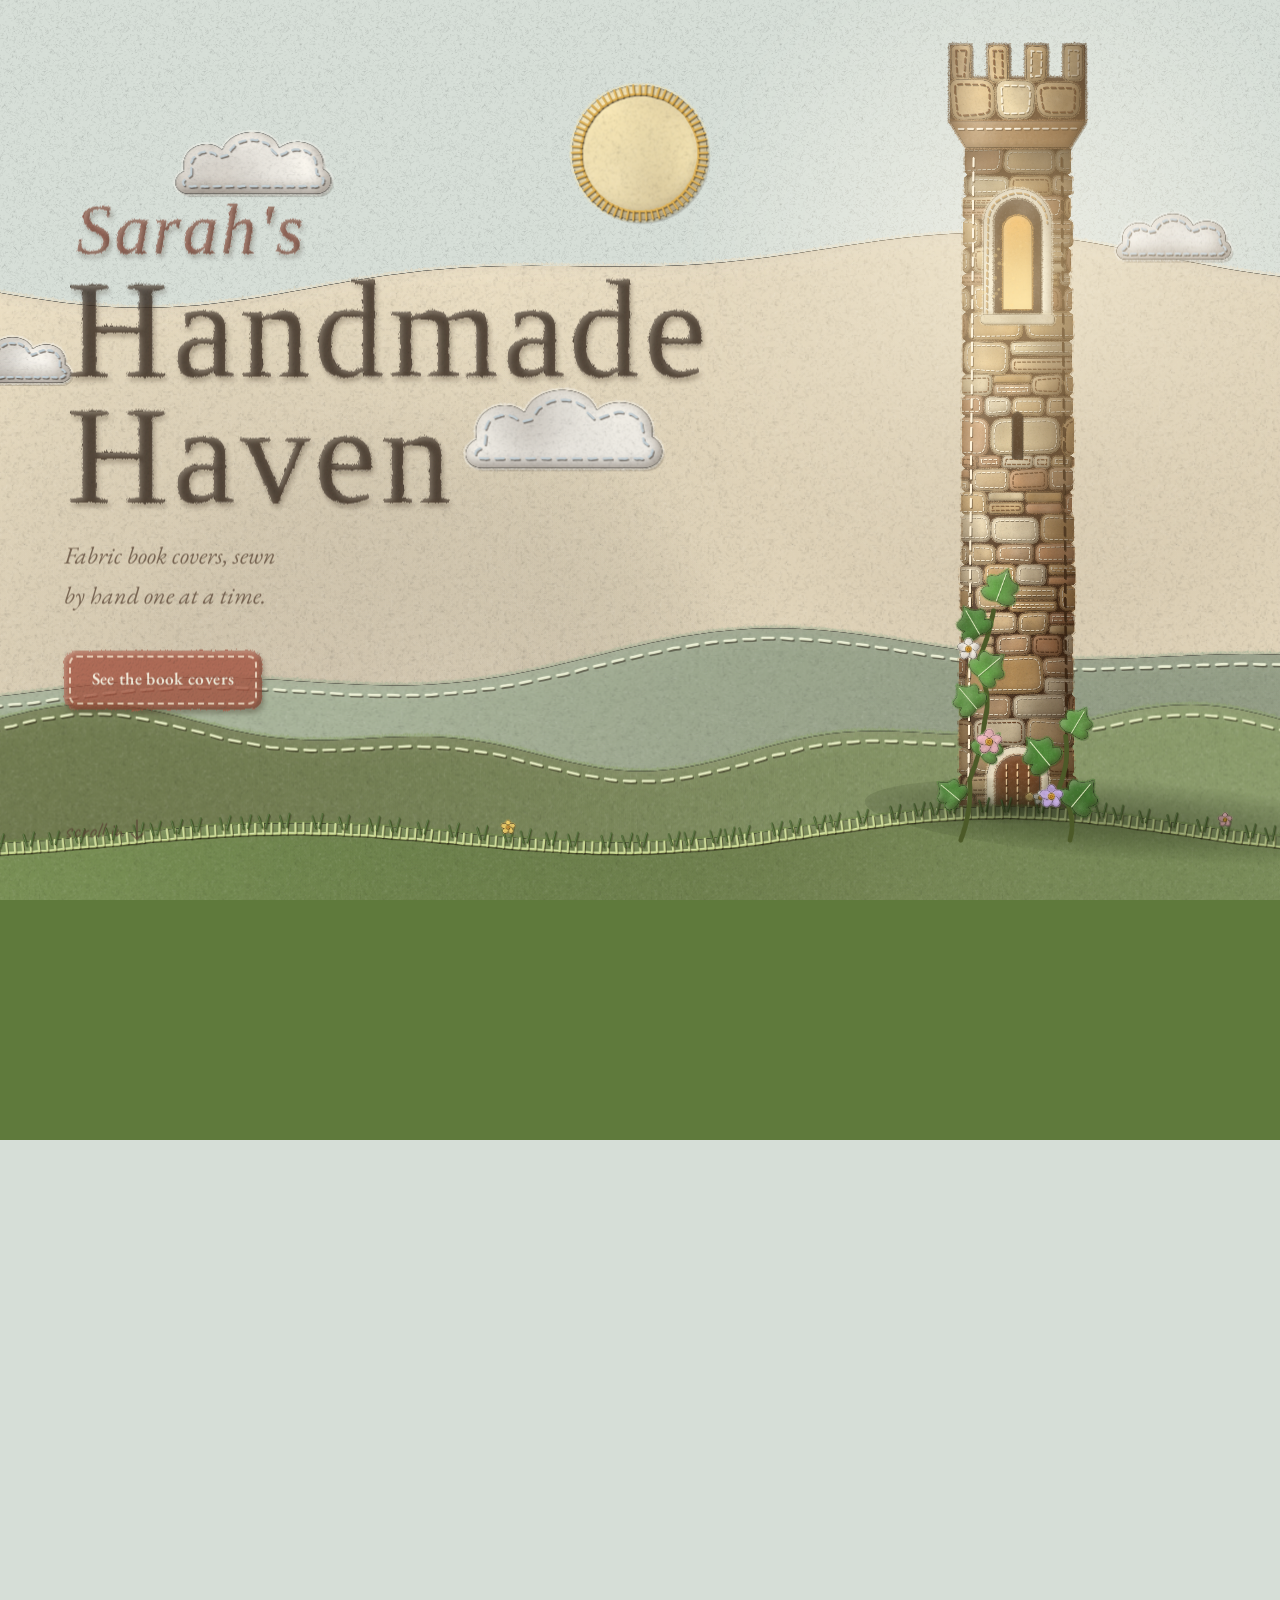
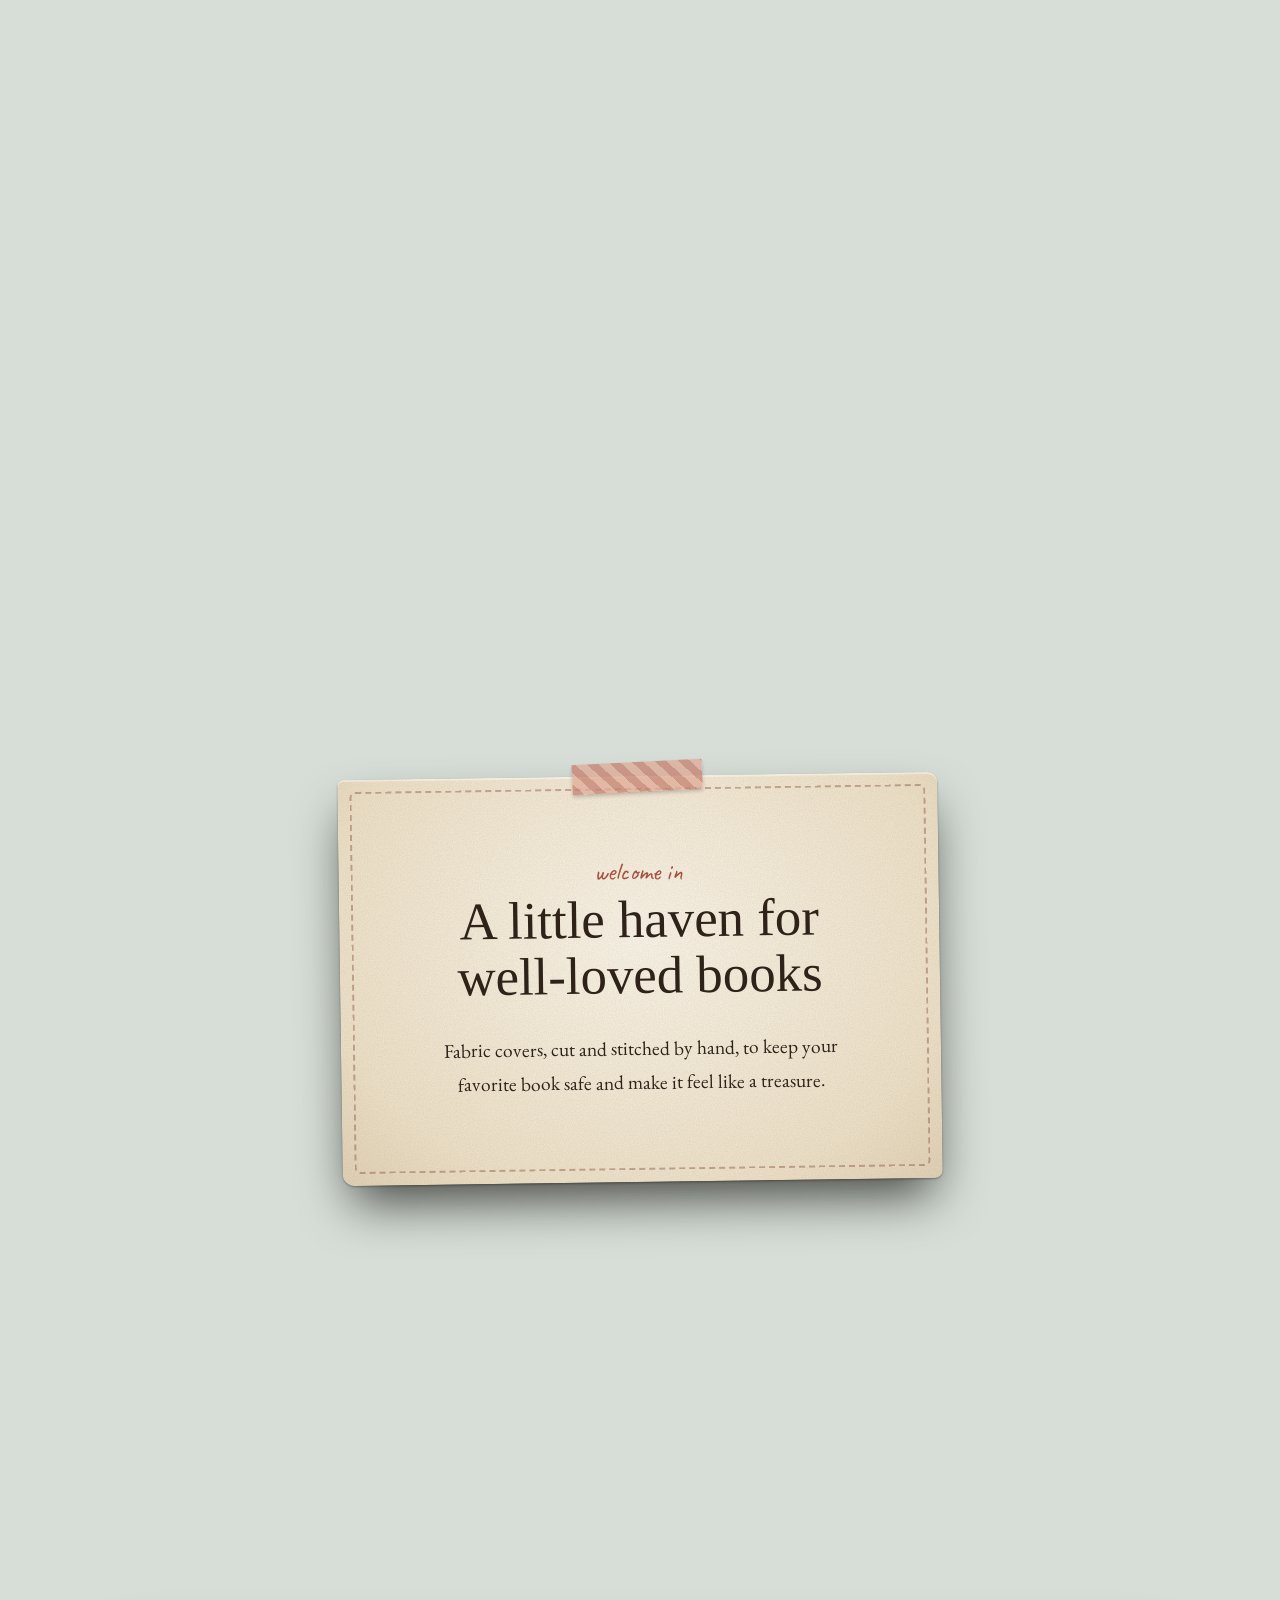
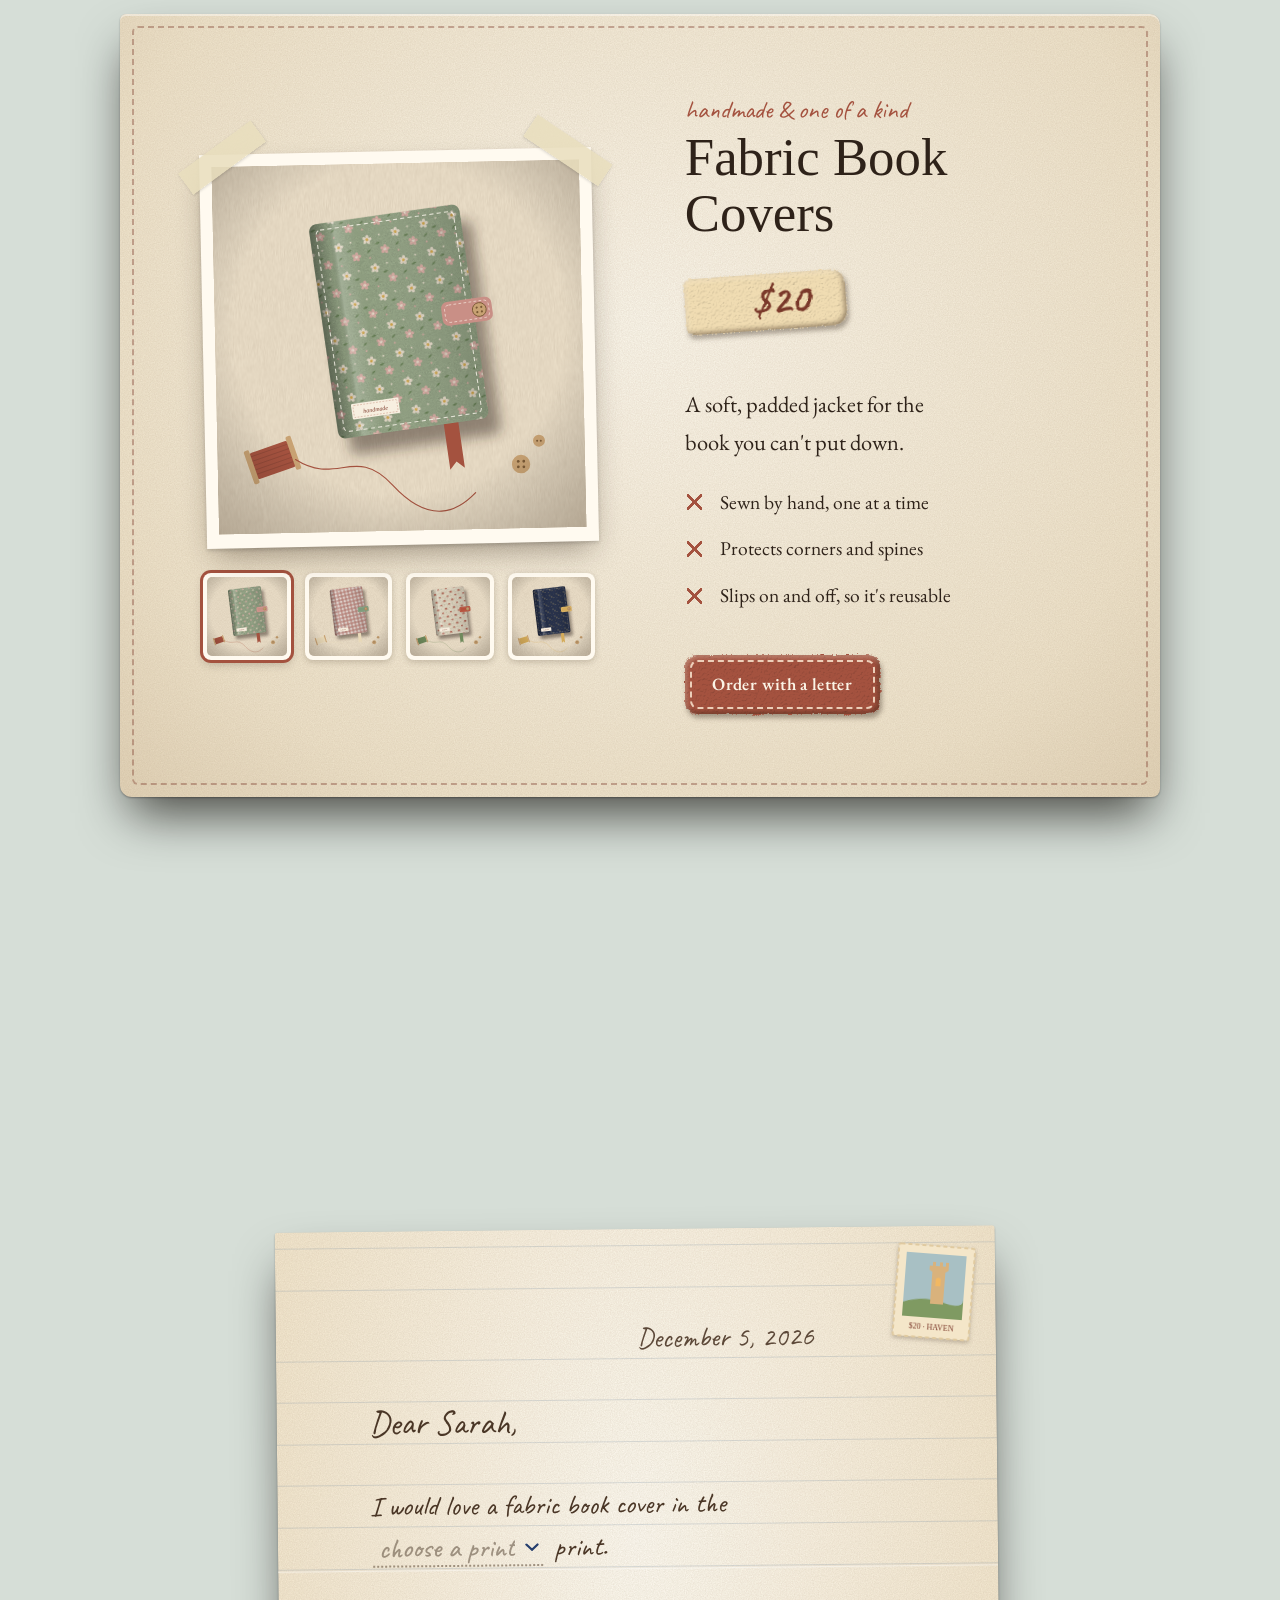
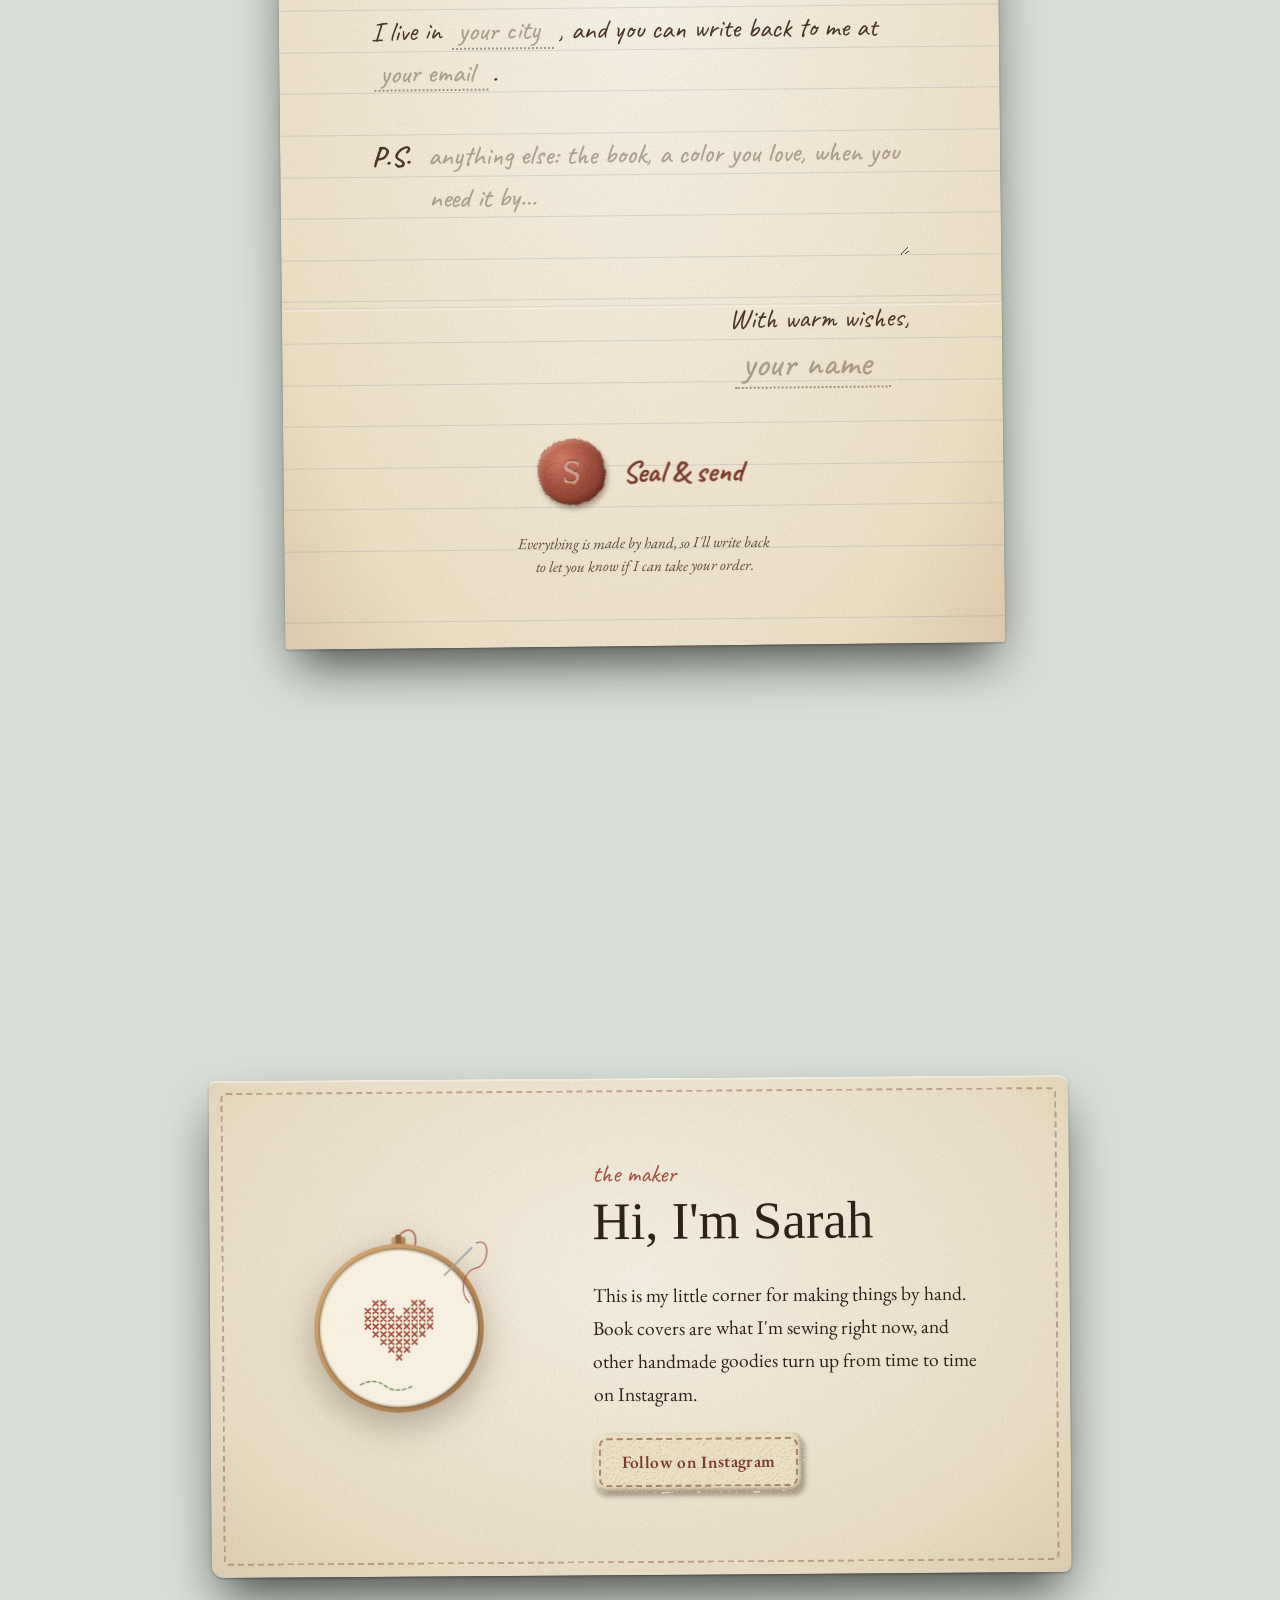
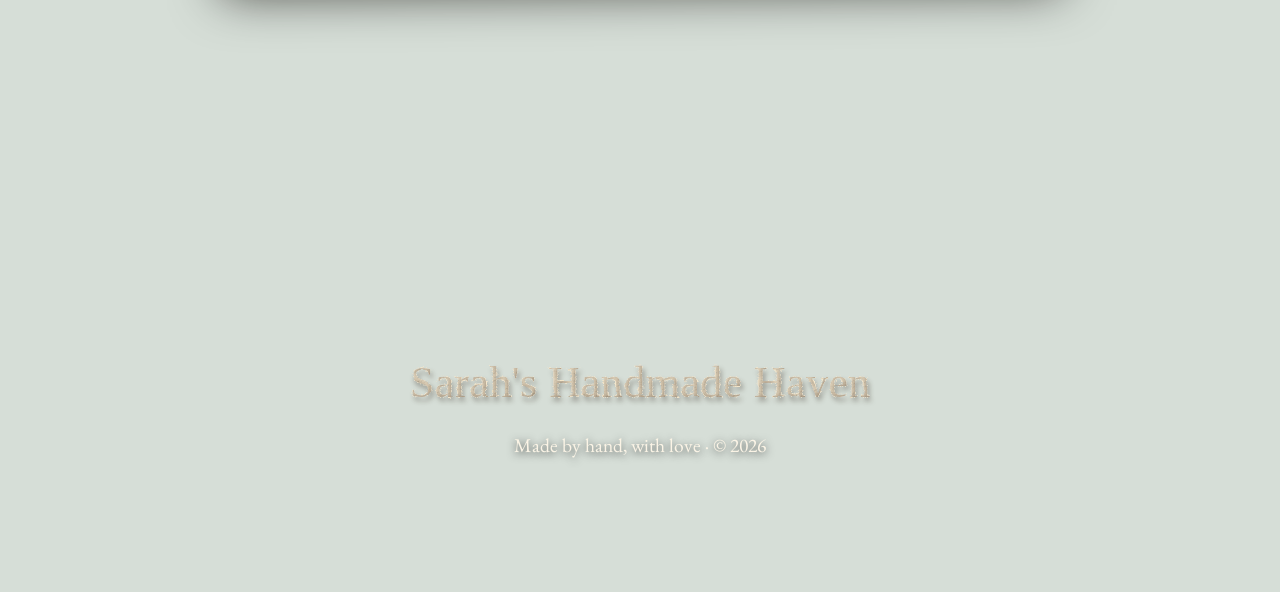
<file: index.html>
<!doctype html>
<html lang="en">
<head>
  <meta charset="utf-8">
  <meta name="viewport" content="width=device-width, initial-scale=1">
  <title>Sarah's Handmade Haven — Fabric Book Covers</title>
  <meta name="description" content="Handmade fabric book covers, sewn one at a time by Sarah. $20 each — order through Instagram.">
  <meta property="og:title" content="Sarah's Handmade Haven">
  <meta property="og:description" content="Handmade fabric book covers, sewn one at a time. $20 each.">
  <meta property="og:type" content="website">
  <meta name="theme-color" content="#bfd0cf">
  <link rel="icon" href="images/favicon.svg" type="image/svg+xml">
  <link rel="preconnect" href="https://fonts.googleapis.com">
  <link rel="preconnect" href="https://fonts.gstatic.com" crossorigin>
  <link href="https://fonts.googleapis.com/css2?family=Caveat:wght@500;700&family=EB+Garamond:ital,wght@0,400;0,500;0,600;1,400;1,500&family=IM+Fell+English:ital@0;1&display=swap" rel="stylesheet">
  <link rel="stylesheet" href="css/styles.css?v=20261015-213652">
  <script>
    document.documentElement.classList.add('js');
    // Always open at the top (the tower): no restored scroll position, and no
    // jumping to a #section left in the address by an earlier click.
    if ('scrollRestoration' in history) history.scrollRestoration = 'manual';
    if (location.hash) history.replaceState(null, '', location.pathname + location.search);
  </script>
</head>
<body>
  <!-- felt filters for the title lettering and the felt buttons (static, so drawn once) -->
  <svg width="0" height="0" style="position:absolute" aria-hidden="true" focusable="false">
    <defs>
      <filter id="felt-ui" x="-10%" y="-15%" width="125%" height="135%" color-interpolation-filters="sRGB">
        <feTurbulence type="fractalNoise" baseFrequency="0.09" numOctaves="2" seed="3" result="nEdge"/>
        <feDisplacementMap in="SourceGraphic" in2="nEdge" scale="3" xChannelSelector="R" yChannelSelector="G" result="cut"/>
        <feTurbulence type="fractalNoise" baseFrequency="1.8" numOctaves="1" seed="12" result="nFib"/>
        <feDisplacementMap in="cut" in2="nFib" scale="6" xChannelSelector="R" yChannelSelector="B" result="fib"/>
        <feComponentTransfer in="fib" result="fibSoft"><feFuncA type="linear" slope=".7"/></feComponentTransfer>
        <feTurbulence type="fractalNoise" baseFrequency="1.25" numOctaves="3" seed="8" result="nSurf"/>
        <feDiffuseLighting in="nSurf" surfaceScale="1.6" lighting-color="#fff" result="bump"><feDistantLight azimuth="235" elevation="55"/></feDiffuseLighting>
        <feComponentTransfer in="bump" result="bumpSoft"><feFuncR type="linear" slope=".45" intercept=".64"/><feFuncG type="linear" slope=".45" intercept=".64"/><feFuncB type="linear" slope=".45" intercept=".64"/></feComponentTransfer>
        <feBlend in="cut" in2="bumpSoft" mode="multiply" result="tex0"/>
        <feComposite in="tex0" in2="cut" operator="in" result="tex"/>
        <feGaussianBlur in="SourceAlpha" stdDeviation="2.5" result="ab"/>
        <feOffset in="ab" dx="-2" dy="-2.5" result="abDark"/>
        <feComposite in="SourceAlpha" in2="abDark" operator="out" result="rimD"/>
        <feFlood flood-color="#2a1708" flood-opacity=".45"/><feComposite in2="rimD" operator="in" result="rimDark"/>
        <feOffset in="ab" dx="2" dy="2.5" result="abLight"/>
        <feComposite in="SourceAlpha" in2="abLight" operator="out" result="rimL"/>
        <feFlood flood-color="#fff6e2" flood-opacity=".3"/><feComposite in2="rimL" operator="in" result="rimLight"/>
        <feMerge result="pf"><feMergeNode in="tex"/><feMergeNode in="rimDark"/><feMergeNode in="rimLight"/></feMerge>
        <feComposite in="pf" in2="cut" operator="in" result="puffed"/>
        <feGaussianBlur in="SourceAlpha" stdDeviation="2.5" result="sb"/>
        <feOffset in="sb" dx="2" dy="3.5" result="so"/>
        <feFlood flood-color="#1f1206" flood-opacity=".35"/><feComposite in2="so" operator="in" result="shadow"/>
        <feMerge><feMergeNode in="shadow"/><feMergeNode in="fibSoft"/><feMergeNode in="puffed"/></feMerge>
      </filter>
    </defs>
  </svg>
  <!-- The scene is pinned with position: sticky rather than fixed, so iOS
       Safari also paints it behind its floating toolbar. -->
  <div class="backdrop" aria-hidden="true">
    <div class="backdrop__pin">
      <canvas id="scene"></canvas>
      <canvas id="glint"></canvas>
      <canvas id="ivy"></canvas>
    </div>
  </div>

  <nav class="topnav" aria-label="Main">
    <a class="topnav__brand" href="#top">
      <img src="images/favicon.svg" alt="" width="22" height="22">
      <span>Sarah's Handmade Haven</span>
    </a>
    <ul class="topnav__links">
      <li><a href="#shop">Book Covers</a></li>
      <li><a href="#letter">Order</a></li>
      <li><a href="#about">About</a></li>
      <li><a class="topnav__ig" data-ig href="#">Instagram</a></li>
    </ul>
  </nav>

  <header class="hero" id="top">
    <div class="hero__stage">
      <h1 class="title" aria-label="Sarah's Handmade Haven">
        <span class="title__line title__line--small" data-split>Sarah's</span>
        <span class="title__line" data-split>Handmade</span>
        <span class="title__line" data-split>Haven</span>
      </h1>
      <p class="hero__tag">Fabric book covers, sewn by hand one at a time.</p>
      <a class="btn hero__cta" href="#shop">See the book covers</a>
      <div class="scroll-cue" aria-hidden="true">
        <span>scroll in</span>
        <svg viewBox="0 0 20 30" width="16" height="24"><path d="M10 2v24M3 19l7 7 7-7" fill="none" stroke="currentColor" stroke-width="2" stroke-linecap="round" stroke-linejoin="round"/></svg>
      </div>
    </div>
  </header>

  <main>
    <section class="section" id="welcome">
      <div class="card card--note">
        <p class="kicker">welcome in</p>
        <h2>A little haven for well-loved books</h2>
        <p>Fabric covers, cut and stitched by hand, to keep your favorite book safe and make it feel like a treasure.</p>
      </div>
    </section>

    <section class="section" id="shop">
      <article class="card product">
        <div class="product__gallery">
          <figure class="photo">
            <img id="product-main" src="images/cover-floral.svg" width="800" height="800"
                 alt="Fabric book cover in a sage floral print with a button strap">
          </figure>
          <div class="thumbs">
            <button class="thumb" type="button" aria-pressed="true" aria-label="Sage floral print" data-print="sage floral">
              <img src="images/cover-floral.svg" alt="Fabric book cover in a sage floral print with a button strap" width="800" height="800">
            </button>
            <button class="thumb" type="button" aria-pressed="false" aria-label="Rose gingham print" data-print="rose gingham">
              <img src="images/cover-gingham.svg" alt="Fabric book cover in a dusty rose gingham" width="800" height="800">
            </button>
            <button class="thumb" type="button" aria-pressed="false" aria-label="Mushroom print" data-print="mushroom">
              <img src="images/cover-mushroom.svg" alt="Fabric book cover with little red mushrooms on cream" width="800" height="800">
            </button>
            <button class="thumb" type="button" aria-pressed="false" aria-label="Moon and stars print" data-print="moon &amp; stars">
              <img src="images/cover-stars.svg" alt="Fabric book cover in navy with gold moons and stars" width="800" height="800">
            </button>
          </div>
        </div>

        <div class="product__info">
          <p class="kicker">handmade &amp; one of a kind</p>
          <h2>Fabric Book Covers</h2>
          <div class="price-tag" aria-label="Price: 20 dollars"><span>$20</span></div>
          <p class="lede">A soft, padded jacket for the book you can't put down.</p>
          <ul class="stitch-list">
            <li>Sewn by hand, one at a time</li>
            <li>Protects corners and spines</li>
            <li>Slips on and off, so it's reusable</li>
          </ul>
          <a class="btn" href="#letter">Order with a letter</a>
        </div>
      </article>
    </section>

    <section class="section" id="letter">
      <div class="letter-wrap">
        <form class="letter" id="order-letter" novalidate aria-labelledby="letter-heading">
          <h2 class="visually-hidden" id="letter-heading">Order letter</h2>
          <div class="letter__stamp" aria-hidden="true">
            <svg viewBox="0 0 80 96" width="80" height="96">
              <rect x="2" y="2" width="76" height="92" rx="2" fill="#f4e6c9" stroke="#e0caa0" stroke-width="2" stroke-dasharray="4 3"/>
              <rect x="10" y="10" width="60" height="64" fill="#a8c0c4"/>
              <path d="M10 60 Q30 52 50 58 T70 54 V74 H10Z" fill="#7f9a62"/>
              <path d="M34 22h3v-4h3v4h4v-4h3v4h3v-4h3v8l-3 2v32H37V28l-3-2z" fill="#d9b27c"/>
              <path d="M41 36a2.5 2.5 0 0 1 5 0v6h-5z" fill="#f2b862"/>
              <text x="40" y="86" text-anchor="middle" font-family="Georgia, serif" font-size="8" fill="#7c3a2b">$20 · HAVEN</text>
            </svg>
          </div>
          <p class="letter__date" data-letter-date></p>

          <p class="letter__greeting">Dear Sarah,</p>

          <p class="letter__line">
            I would love a fabric book cover in the
            <label class="visually-hidden" for="l-print">Which print</label>
            <select class="blank blank--select" id="l-print" name="print" required>
              <option value="" selected disabled>choose a print</option>
            </select>
            print.
          </p>

          <p class="letter__line">
            I live in
            <label class="visually-hidden" for="l-city">Your city</label>
            <input class="blank" id="l-city" name="city" type="text" autocomplete="address-level2" placeholder="your city" required>,
            and you can write back to me at
            <label class="visually-hidden" for="l-email">Your email</label>
            <input class="blank" id="l-email" name="email" type="email" inputmode="email" autocomplete="email" placeholder="your email" required>.
          </p>

          <div class="letter__ps">
            <label for="l-note">P.S.</label>
            <textarea class="blank blank--area" id="l-note" name="note" rows="2" placeholder="anything else: the book, a color you love, when you need it by…"></textarea>
          </div>

          <div class="letter__signoff">
            <p>With warm wishes,</p>
            <label class="visually-hidden" for="l-name">Your name</label>
            <input class="blank blank--sign" id="l-name" name="name" type="text" autocomplete="name" placeholder="your name" required>
          </div>

          <div class="letter__send">
            <button class="seal" type="submit">
              <span class="seal__wax" aria-hidden="true">S</span>
              <span class="seal__label">Seal &amp; send</span>
            </button>
          </div>
          <p class="letter__error" role="alert" hidden></p>
          <p class="letter__small">Everything is made by hand, so I'll write back to let you know if I can take your order.</p>
        </form>

        <div class="letter-sent card" id="letter-sent" hidden tabindex="-1">
          <p class="kicker">off it flies</p>
          <h2>Your letter is sealed!</h2>
          <p class="letter-sent__msg" data-sent-msg></p>
          <a class="btn" data-sent-go href="#" target="_blank" rel="noopener"></a>
          <details class="letter-sent__copy">
            <summary>See or copy your letter</summary>
            <textarea readonly rows="10" data-sent-text></textarea>
            <button class="btn btn--ghost" type="button" data-sent-copy>Copy letter</button>
          </details>
          <p><button class="link-btn" type="button" data-sent-again>Write another letter</button></p>
        </div>
      </div>
    </section>

    <section class="section" id="about">
      <div class="card about">
        <img class="about__img" src="images/about-hoop.svg" alt="An embroidery hoop with a cross-stitched heart" width="600" height="600" loading="lazy">
        <div>
          <p class="kicker">the maker</p>
          <h2>Hi, I'm Sarah</h2>
          <p>This is my little corner for making things by hand. Book covers are what I'm sewing right now, and other handmade goodies turn up from time to time on Instagram.</p>
          <a class="btn btn--ghost" data-ig href="#">Follow on Instagram</a>
        </div>
      </div>
    </section>
  </main>

  <footer class="footer">
    <p class="footer__mark">Sarah's Handmade Haven</p>
    <p>Made by hand, with love · © <span data-year>2026</span></p>
  </footer>

  <script src="js/config.js?v=20261015-213652" defer></script>
  <script src="js/felt.js?v=20261015-213652" defer></script>
  <script src="js/stone.js?v=20261015-213652" defer></script>
  <script src="js/scene.js?v=20261015-213652" defer></script>
  <script src="js/ivy.js?v=20261015-213652" defer></script>
  <script src="js/main.js?v=20261015-213652" defer></script>
  <script src="js/post.js?v=20261015-213652" defer></script>
  <script src="js/letter.js?v=20261015-213652" defer></script>
</body>
</html>
</file>
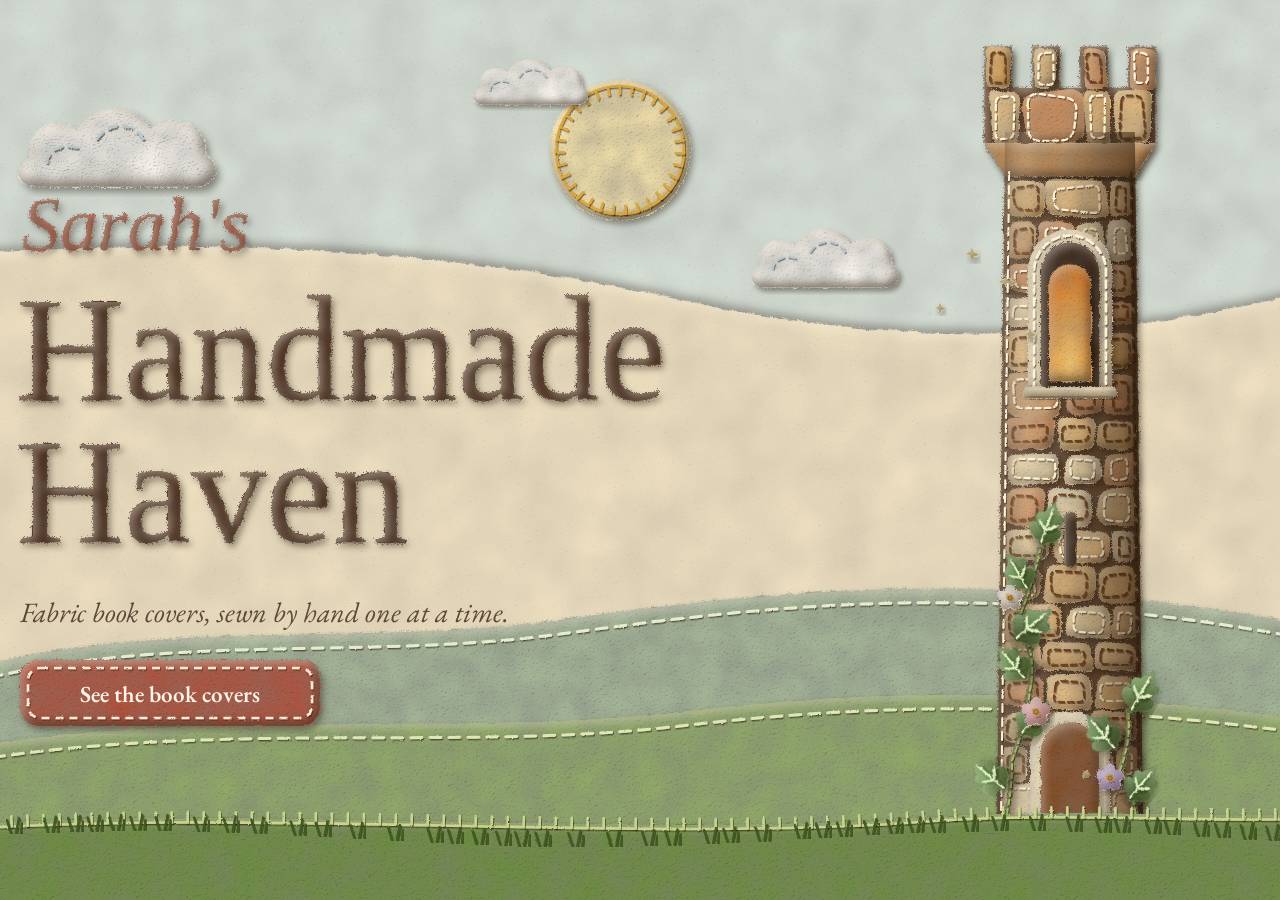
<file: mockups/felt-tower.html>
<!doctype html>
<html lang="en">
<head>
<meta charset="utf-8">
<meta name="viewport" content="width=device-width, initial-scale=1">
<title>Felt Tower Mockup</title>
<link rel="preconnect" href="https://fonts.googleapis.com">
<link href="https://fonts.googleapis.com/css2?family=EB+Garamond:ital@1&family=IM+Fell+English:ital@0;1&display=swap" rel="stylesheet">
<style>
  html, body { margin: 0; height: 100%; background: #cdd6cf; overflow: hidden; }
  svg { display: block; width: 100vw; height: 100vh; }
</style>
</head>
<body>
<svg id="s" viewBox="0 0 1440 900" preserveAspectRatio="xMidYMid slice" aria-label="Felt tower mockup"></svg>
<script>
/* Felt-and-stitch style mockup of the hero. Static: the real version keeps
   every shape and animation, only the way things are painted changes. */
const NS = 'http://www.w3.org/2000/svg';
const svg = document.getElementById('s');
function el(n, a, p) { const e = document.createElementNS(NS, n); for (const k in a) e.setAttribute(k, a[k]); (p || svg).appendChild(e); return e; }
let seed = 11;
const rnd = () => { seed = (seed * 16807) % 2147483647; return (seed - 1) / 2147483646; };

svg.innerHTML = `
<defs>
  <!-- felt: heathered colour, coarse matted fibres, stray fibres past every edge, a puffed stuffed edge, a soft shadow -->
  <filter id="felt" x="-8%" y="-8%" width="116%" height="120%" color-interpolation-filters="sRGB">
    <!-- heathered: slow colour variation across the piece -->
    <feTurbulence type="fractalNoise" baseFrequency="0.035" numOctaves="2" seed="9" result="heath"/>
    <feColorMatrix in="heath" type="matrix" values="0 0 0 0 .5  0 0 0 0 .5  0 0 0 0 .5  .9 0 0 0 0" result="heathA"/>
    <feComposite in="heathA" in2="SourceGraphic" operator="in" result="heathIn"/>
    <feBlend in="SourceGraphic" in2="heathIn" mode="soft-light" result="col"/>
    <!-- uneven cut edge -->
    <feTurbulence type="fractalNoise" baseFrequency="0.09" numOctaves="2" seed="3" result="nEdge"/>
    <feDisplacementMap in="col" in2="nEdge" scale="3.5" xChannelSelector="R" yChannelSelector="G" result="cut"/>
    <!-- stray fibres: a fine, strongly displaced copy at the edge -->
    <feTurbulence type="fractalNoise" baseFrequency="1.8" numOctaves="1" seed="12" result="nFib"/>
    <feDisplacementMap in="cut" in2="nFib" scale="9" xChannelSelector="R" yChannelSelector="B" result="fib"/>
    <feComponentTransfer in="fib" result="fibSoft"><feFuncA type="linear" slope=".75"/></feComponentTransfer>
    <!-- matted fibre surface, coarse enough to read at a distance -->
    <feTurbulence type="fractalNoise" baseFrequency="1.25" numOctaves="3" seed="8" result="nSurf"/>
    <feDiffuseLighting in="nSurf" surfaceScale="1.7" lighting-color="#fff" result="bump"><feDistantLight azimuth="235" elevation="55"/></feDiffuseLighting>
    <feComponentTransfer in="bump" result="bumpSoft"><feFuncR type="linear" slope=".5" intercept=".62"/><feFuncG type="linear" slope=".5" intercept=".62"/><feFuncB type="linear" slope=".5" intercept=".62"/></feComponentTransfer>
    <feBlend in="cut" in2="bumpSoft" mode="multiply" result="tex00"/>
    <feColorMatrix in="tex00" type="saturate" values="1.18" result="tex0"/>
    <feComposite in="tex0" in2="cut" operator="in" result="tex"/>
    <!-- puff: dark rim low-right, light rim high-left -->
    <feGaussianBlur in="SourceAlpha" stdDeviation="4.5" result="ab"/>
    <feOffset in="ab" dx="-3" dy="-4" result="abDark"/>
    <feComposite in="SourceAlpha" in2="abDark" operator="out" result="rimD"/>
    <feFlood flood-color="#2a1708" flood-opacity=".55"/><feComposite in2="rimD" operator="in" result="rimDark"/>
    <feOffset in="ab" dx="3" dy="4" result="abLight"/>
    <feComposite in="SourceAlpha" in2="abLight" operator="out" result="rimL"/>
    <feFlood flood-color="#fff6e2" flood-opacity=".38"/><feComposite in2="rimL" operator="in" result="rimLight"/>
    <feMerge result="pf"><feMergeNode in="tex"/><feMergeNode in="rimDark"/><feMergeNode in="rimLight"/></feMerge>
    <feComposite in="pf" in2="cut" operator="in" result="puffed"/>
    <!-- shadow on the piece below -->
    <feGaussianBlur in="SourceAlpha" stdDeviation="3" result="sb"/>
    <feOffset in="sb" dx="3" dy="4" result="so"/>
    <feFlood flood-color="#1f1206" flood-opacity=".42"/><feComposite in2="so" operator="in" result="shadow"/>
    <feMerge><feMergeNode in="shadow"/><feMergeNode in="fibSoft"/><feMergeNode in="puffed"/></feMerge>
  </filter>
  <!-- big background sheets: same felt, gentler puff -->
  <filter id="feltFlat" x="-3%" y="-3%" width="106%" height="106%" color-interpolation-filters="sRGB">
    <feTurbulence type="fractalNoise" baseFrequency="0.02" numOctaves="2" seed="4" result="heath"/>
    <feColorMatrix in="heath" type="matrix" values="0 0 0 0 .5  0 0 0 0 .5  0 0 0 0 .5  .45 0 0 0 0" result="heathA"/>
    <feComposite in="heathA" in2="SourceGraphic" operator="in" result="heathIn"/>
    <feBlend in="SourceGraphic" in2="heathIn" mode="soft-light" result="col"/>
    <feTurbulence type="fractalNoise" baseFrequency="0.08" numOctaves="2" seed="5" result="nEdge"/>
    <feDisplacementMap in="col" in2="nEdge" scale="6" xChannelSelector="R" yChannelSelector="G" result="cut"/>
    <feTurbulence type="fractalNoise" baseFrequency="1.8" numOctaves="1" seed="6" result="nFib"/>
    <feDisplacementMap in="cut" in2="nFib" scale="9" xChannelSelector="R" yChannelSelector="B" result="fib"/>
    <feComponentTransfer in="fib" result="fibSoft"><feFuncA type="linear" slope=".7"/></feComponentTransfer>
    <feTurbulence type="fractalNoise" baseFrequency="1.25" numOctaves="3" seed="2" result="nSurf"/>
    <feDiffuseLighting in="nSurf" surfaceScale="1.3" lighting-color="#fff" result="bump"><feDistantLight azimuth="235" elevation="58"/></feDiffuseLighting>
    <feComponentTransfer in="bump" result="bumpSoft"><feFuncR type="linear" slope=".38" intercept=".72"/><feFuncG type="linear" slope=".38" intercept=".72"/><feFuncB type="linear" slope=".38" intercept=".72"/></feComponentTransfer>
    <feBlend in="cut" in2="bumpSoft" mode="multiply" result="tex00"/>
    <feColorMatrix in="tex00" type="saturate" values="1.18" result="tex0"/>
    <feComposite in="tex0" in2="cut" operator="in" result="tex"/>
    <feGaussianBlur in="SourceAlpha" stdDeviation="5" result="ab"/>
    <feOffset in="ab" dx="0" dy="6" result="abL"/>
    <feComposite in="SourceAlpha" in2="abL" operator="out" result="rimL"/>
    <feFlood flood-color="#fff6e2" flood-opacity=".3"/><feComposite in2="rimL" operator="in" result="rimLight"/>
    <feMerge result="pf"><feMergeNode in="tex"/><feMergeNode in="rimLight"/></feMerge>
    <feComposite in="pf" in2="cut" operator="in" result="puffed"/>
    <feGaussianBlur in="SourceAlpha" stdDeviation="4" result="sb"/>
    <feOffset in="sb" dx="0" dy="-5" result="so"/>
    <feFlood flood-color="#1f1206" flood-opacity=".32"/><feComposite in2="so" operator="in" result="shadow"/>
    <feMerge><feMergeNode in="shadow"/><feMergeNode in="fibSoft"/><feMergeNode in="puffed"/></feMerge>
  </filter>
  <!-- thread: hand wobble, a tiny highlight and a shadow where it dips into the felt -->
  <filter id="thread" x="-5%" y="-5%" width="110%" height="110%">
    <feTurbulence type="fractalNoise" baseFrequency="0.6" numOctaves="1" seed="4" result="n"/>
    <feDisplacementMap in="SourceGraphic" in2="n" scale="2.4" xChannelSelector="R" yChannelSelector="G" result="d"/>
    <feGaussianBlur in="d" stdDeviation=".35" result="db"/>
    <feDropShadow in="db" dx=".9" dy="1.4" stdDeviation=".6" flood-color="#1a0f05" flood-opacity=".55"/>
  </filter>
  <linearGradient id="towerShade" x1="0" x2="1">
    <stop offset="0" stop-color="#2a1708" stop-opacity=".45"/><stop offset=".22" stop-color="#fff2d8" stop-opacity=".12"/>
    <stop offset=".45" stop-color="#2a1708" stop-opacity="0"/><stop offset="1" stop-color="#2a1708" stop-opacity=".6"/>
  </linearGradient>
  <radialGradient id="glow" cx=".5" cy=".85" r=".8"><stop offset="0" stop-color="#ffd27a"/><stop offset="1" stop-color="#d0782f"/></radialGradient>
</defs>`;

const thread = (d, color, w = 3.2, dash = '10 7', parent) =>
  el('path', { d, fill: 'none', stroke: color, 'stroke-width': w, 'stroke-dasharray': dash, 'stroke-linecap': 'round', filter: 'url(#thread)' }, parent);

// blanket stitch along a path: a running line plus little ticks into the piece
function blanket(pathD, color, every = 14, len = 9, inward = 1, parent) {
  const p = el('path', { d: pathD, fill: 'none' }, parent);
  const L = p.getTotalLength(); p.remove();
  let d = '';
  for (let s = 0; s < L; s += every) {
    const a = p.getPointAtLength(Math.min(L, s)), b = p.getPointAtLength(Math.min(L, s + 1));
    const tx = b.x - a.x, ty = b.y - a.y, m = Math.hypot(tx, ty) || 1;
    const nx = -ty / m * inward, ny = tx / m * inward;
    d += `M${a.x.toFixed(1)} ${a.y.toFixed(1)} l${(nx * len).toFixed(1)} ${(ny * len).toFixed(1)} `;
  }
  thread(pathD, color, 2.6, '0', parent);
  thread(d, color, 2.6, '0', parent);
}
// a wonky hand-cut shape for a felt stone
function cutRect(x, y, w, h) {
  const j = () => (rnd() - 0.5) * Math.min(w, h) * 0.22;
  const p = [[x + j(), y + j()], [x + w + j(), y + j()], [x + w + j(), y + h + j()], [x + j(), y + h + j()]];
  const r = Math.min(w, h) * 0.3;
  let d = '';
  for (let i = 0; i < 4; i++) {
    const c = p[i], nx = p[(i + 1) % 4], pv = p[(i + 3) % 4];
    const a = [c[0] + (pv[0] - c[0]) * r / Math.hypot(pv[0] - c[0], pv[1] - c[1]), c[1] + (pv[1] - c[1]) * r / Math.hypot(pv[0] - c[0], pv[1] - c[1])];
    const b = [c[0] + (nx[0] - c[0]) * r / Math.hypot(nx[0] - c[0], nx[1] - c[1]), c[1] + (nx[1] - c[1]) * r / Math.hypot(nx[0] - c[0], nx[1] - c[1])];
    d += `${i ? 'L' : 'M'}${a[0].toFixed(1)} ${a[1].toFixed(1)} Q${c[0].toFixed(1)} ${c[1].toFixed(1)} ${b[0].toFixed(1)} ${b[1].toFixed(1)} `;
  }
  return d + 'Z';
}
/* sky, sun, clouds */
el('rect', { x: -20, y: -20, width: 1480, height: 940, fill: '#d9e1d8', filter: 'url(#feltFlat)' });
const skyBand = el('g', { filter: 'url(#feltFlat)' });
el('path', { d: 'M-20 260 Q400 220 760 300 T1460 270 V940 H-20Z', fill: '#efe2c6' }, skyBand);
el('circle', { cx: 700, cy: 150, r: 70, fill: '#f8e7b5', filter: 'url(#felt)' });
blanket('M700 86 a64 64 0 1 1 -0.1 0', '#d8a743', 13, 8, 1);
function cloud(x, y, s) {
  const g = el('g', { transform: `translate(${x} ${y}) scale(${s})` });
  const d = 'M0 40 C-6 14 26 4 40 18 C48 -6 92 -8 100 16 C116 2 150 10 146 38 C160 44 156 64 138 64 H6 C-12 64 -14 46 0 40Z';
  el('path', { d, fill: '#fbf8f1', filter: 'url(#felt)' }, g);
  thread('M14 44 C14 30 34 26 44 34 M56 24 C66 8 90 10 96 28', '#b9c6cc', 2.4, '7 6', g);
}
cloud(110, 110, 1.2); cloud(840, 230, 0.9); cloud(560, 60, 0.7);

/* hills */
const hills = [
  ['M-20 690 C200 610 420 650 640 620 S1100 560 1460 640 V940 H-20Z', '#a9b89c', '#8a9c7c'],
  ['M-20 760 C260 700 520 740 760 712 S1200 690 1460 730 V940 H-20Z', '#93a96f', '#7b915a'],
];
for (const [d, c, st] of hills) { el('path', { d, fill: c, filter: 'url(#felt)' }); }
thread('M-20 704 C200 624 420 664 640 634 S1100 574 1460 654', '#e8eccf', 3, '11 8');
thread('M-20 774 C260 714 520 754 760 726 S1200 704 1460 744', '#dfe6b8', 3, '11 8');

/* the tower: a dark felt backing with felt stones stitched on */
const cx = 1150, tw = 138, tTop = 132, base = 830;
const hw = (y) => tw * (0.47 + 0.06 * (y - tTop) / (base - tTop));
const tower = el('g');
const bodyD = `M${cx - hw(tTop)} ${tTop} L${cx + hw(tTop)} ${tTop} L${cx + hw(base)} ${base} L${cx - hw(base)} ${base}Z`;
const pw = tw * 0.62, pTop = tTop - tw * 0.32, mh = tw * 0.3;
const n = 4, a = (2 * pw) / (n + (n - 1) * 0.75), gap = a * 0.75;
let parD = `M${cx - hw(tTop)} ${tTop + tw * 0.32} L${cx - pw} ${tTop + tw * 0.08} L${cx - pw} ${pTop - mh}`;
let x = cx - pw;
for (let i = 0; i < n; i++) { x += a; parD += ` L${x} ${pTop - mh}`; if (i < n - 1) { parD += ` L${x} ${pTop} L${x + gap} ${pTop} L${x + gap} ${pTop - mh}`; x += gap; } }
parD += ` L${cx + pw} ${tTop + tw * 0.08} L${cx + hw(tTop)} ${tTop + tw * 0.32}Z`;
el('path', { d: bodyD, fill: '#5d4129', filter: 'url(#felt)' }, tower);
el('path', { d: parD, fill: '#5d4129', filter: 'url(#felt)' }, tower);

const stoneCols = ['#e3bf87', '#d9ab6c', '#ecd3a2', '#d39a6a', '#c98f62', '#e8c48f', '#dcb57b', '#f0dcb4', '#cfa476'];
const stones = el('g', { filter: 'url(#felt)' }, tower);
const stitches = el('g', null, tower);
function stoneRow(y0, y1, xl, xr, inset = 5) {
  let xx = xl + 2;
  while (xx < xr - 8) {
    let w = 30 + rnd() * 34;
    if (xr - (xx + w) < 22) w = xr - xx - 2;
    const sx = xx + 2, sy = y0 + 2, sw = w - 4, sh = y1 - y0 - 4;
    const r = 6 + rnd() * 5;
    void r;
    el('path', { d: cutRect(sx, sy, sw, sh), fill: stoneCols[Math.floor(rnd() * stoneCols.length)] }, stones);
    if (sw > 16 && sh > 14) {
      el('path', { d: cutRect(sx + inset + 1, sy + inset + 1, sw - inset * 2 - 2, sh - inset * 2 - 2),
        fill: 'none', stroke: rnd() < 0.6 ? '#fff3d6' : '#6e4322', 'stroke-width': 2.2,
        'stroke-dasharray': '5.5 4', 'stroke-linecap': 'round', filter: 'url(#thread)' }, stitches);
    }
    xx += w;
  }
}
// battlements
for (let i = 0, bx = cx - pw; i < n; i++, bx += a + gap) stoneRow(pTop - mh, pTop + 2, bx - 2, bx + a + 2, 3.5);
stoneRow(pTop, tTop + tw * 0.1, cx - pw + 2, cx + pw - 2);
// a stitched trim band where the parapet overhangs
el('path', { d: `M${cx - pw} ${tTop + tw * 0.08} L${cx + pw} ${tTop + tw * 0.08} L${cx + hw(tTop)} ${tTop + tw * 0.32} L${cx - hw(tTop)} ${tTop + tw * 0.32}Z`, fill: '#b98a5a', filter: 'url(#felt)' }, tower);
thread(`M${cx - pw + 10} ${tTop + tw * 0.15} L${cx + pw - 10} ${tTop + tw * 0.15}`, '#fff1d6', 2.6, '7 5', tower);
for (let y = tTop + tw * 0.34; y < base - 30; ) {
  const h = 30 + rnd() * 14, yb = Math.min(base, y + h);
  stoneRow(y, yb, cx - hw(y), cx + hw(y));
  y = yb + 1;
}
// round-tower light and shade over the stones
el('path', { d: bodyD, fill: 'url(#towerShade)' }, tower);

// stitched outline down both sides
thread(`M${cx - hw(tTop) + 4} ${tTop + 40} L${cx - hw(base) + 4} ${base}`, '#fff1d6', 2, '8 6');
thread(`M${cx + hw(tTop) - 4} ${tTop + 40} L${cx + hw(base) - 4} ${base}`, '#3b2614', 2, '8 6');

/* window: cream arch, dark opening, glowing felt patch */
const wx = cx, wTop = tTop + tw * 0.8, wW = tw * 0.42, wB = wTop + tw * 1.05;
const arch = (w, t, b) => `M${wx - w / 2} ${b} L${wx - w / 2} ${t + w / 2} A${w / 2} ${w / 2} 0 0 1 ${wx + w / 2} ${t + w / 2} L${wx + w / 2} ${b}Z`;
el('path', { d: arch(wW + 26, wTop - 13, wB + 4), fill: '#f2e4c4', filter: 'url(#felt)' }, tower);
el('path', { d: arch(wW, wTop, wB), fill: '#2e1c10', filter: 'url(#felt)' }, tower);
el('path', { d: arch(wW - 16, wTop + 22, wB - 6), fill: 'url(#glow)', filter: 'url(#felt)' }, tower);
thread(arch(wW + 14, wTop - 7, wB + 2).replace(/Z$/, ''), '#fff1d6', 2.6, '7 5', tower);
el('rect', { x: wx - wW * 0.8, y: wB, width: wW * 1.6, height: 11, rx: 4, fill: '#e9d6ae', filter: 'url(#felt)' }, tower);
// felt sparkles drifting from the window
const starD = 'M0 -7 L2 -2 L7 0 L2 2 L0 7 L-2 2 L-7 0 L-2 -2Z';
for (const [sx, sy, r] of [[wx - 62, wTop + 40, 1.4], [wx - 98, wTop + 12, 1], [wx - 40, wTop + 92, 0.9], [wx - 130, wTop + 66, 0.8]]) {
  el('path', { d: starD, transform: `translate(${sx} ${sy}) scale(${r})`, fill: '#ffe7a8', filter: 'url(#felt)' }, tower);
}

/* arrow slit */
const sy0 = wB + tw * 0.9;
el('rect', { x: cx - 6, y: sy0, width: 12, height: 56, rx: 6, fill: '#2e1c10', filter: 'url(#felt)' }, tower);

/* door: felt planks with running-stitch seams */
const dW = tw * 0.42, dTop = base - tw * 0.78;
const door = el('g', null, tower);
el('path', { d: arch(dW + 22, dTop - 11, base + 10), fill: '#f2e4c4', filter: 'url(#felt)' }, door);
el('path', { d: arch(dW, dTop, base + 10), fill: '#7a4b2a', filter: 'url(#felt)' }, door);
for (let i = 1; i < 4; i++) thread(`M${wx - dW / 2 + dW * i / 4} ${dTop + 8} V${base}`, '#e6c18f', 2.4, '6 5', door);
el('circle', { cx: wx + dW * 0.28, cy: dTop + dW * 0.9, r: 3.5, fill: '#d9b46a', filter: 'url(#felt)' }, door);

/* ivy climbing the tower: felt leaves with stitched veins, felt flowers with knotted centres */
const leafD = 'M0 0 C-3 -3 -9 -4 -10 -8 C-12 -12 -8 -14 -6 -13 C-10 -17 -9 -22 -5 -21 C-3 -24 -1 -26 0 -29 C1 -26 3 -24 5 -21 C9 -22 10 -17 6 -13 C8 -14 12 -12 10 -8 C9 -4 3 -3 0 0Z';
const ivy = el('g');
function vine(pts) {
  let d = `M${pts[0][0]} ${pts[0][1]}`;
  for (let i = 1; i < pts.length; i++) { const p = pts[i - 1], q = pts[i]; d += ` Q${p[0] + (q[0] - p[0]) * 0.2 + 10} ${(p[1] + q[1]) / 2} ${q[0]} ${q[1]}`; }
  el('path', { d, fill: 'none', stroke: '#4c5a28', 'stroke-width': 5, 'stroke-linecap': 'round', filter: 'url(#felt)' }, ivy);
  thread(d, '#a8bb63', 2, '5 4', ivy);
  return pts;
}
const greens = ['#4f8a38', '#5f9a43', '#447a31', '#6aa64c'];
function leaf(x, y, rot, s) {
  const g = el('g', { transform: `translate(${x} ${y}) rotate(${rot}) scale(${s})` }, ivy);
  el('path', { d: leafD, fill: greens[Math.floor(rnd() * greens.length)], filter: 'url(#felt)' }, g);
  thread('M0 -2 V-24 M0 -10 L-6 -15 M0 -10 L6 -15', '#e3f0c0', 1.4, '0', g);
}
function flower(x, y, s, col) {
  const g = el('g', { transform: `translate(${x} ${y}) scale(${s})` }, ivy);
  const petals = el('g', { filter: 'url(#felt)' }, g);
  for (let i = 0; i < 5; i++) el('ellipse', { cx: 0, cy: -6, rx: 4.6, ry: 6, transform: `rotate(${i * 72})`, fill: col }, petals);
  el('circle', { r: 3.4, fill: '#f0b43c', filter: 'url(#felt)' }, g);
  for (let i = 0; i < 5; i++) el('circle', { cx: Math.cos(i * 1.26) * 1.6, cy: Math.sin(i * 1.26) * 1.6, r: .8, fill: '#9a5d14' }, g);
}
const v1 = vine([[cx - 70, base + 10], [cx - 58, base - 70], [cx - 40, base - 140], [cx - 52, base - 210], [cx - 30, base - 280]]);
const v2 = vine([[cx + 64, base + 10], [cx + 50, base - 60], [cx + 58, base - 120]]);
[[cx - 64, base - 40, -50], [cx - 50, base - 95, 40], [cx - 44, base - 150, -40], [cx - 56, base - 190, 50], [cx - 42, base - 240, -30], [cx - 30, base - 285, 20],
 [cx + 58, base - 30, 40], [cx + 46, base - 80, -40], [cx + 60, base - 118, 30]].forEach(([lx, ly, r]) => leaf(lx, ly, r, 1.3 + rnd() * 0.4));
flower(cx - 34, base - 118, 1.25, '#f3b9c0'); flower(cx - 60, base - 232, 1.1, '#fbf5ea'); flower(cx + 40, base - 52, 1.15, '#c9b0ea');

/* ground: green felt with thread grass and little felt flowers */
el('path', { d: 'M-20 830 C300 800 700 840 1000 818 C1150 806 1300 822 1460 812 V940 H-20Z', fill: '#6f8a48', filter: 'url(#felt)' });
blanket('M-20 834 C300 804 700 844 1000 822 C1150 810 1300 826 1460 816', '#c7d68c', 16, 10, -1);
for (let gx = 10; gx < 1440; gx += 18 + rnd() * 22) {
  const gy = 832 - 8 * Math.sin(gx / 140) + 6;
  thread(`M${gx} ${gy} l-4 -13 M${gx + 5} ${gy} l3 -15 M${gx + 10} ${gy} l1 -10`, '#3f5a24', 2.4, '0', null);
}
for (const [fx, fy, c] of [[240, 836, '#f3b9c0'], [520, 842, '#fbf5ea'], [880, 838, '#f8d66a'], [1330, 834, '#fbf5ea'], [990, 846, '#f3b9c0']]) flower(fx, fy, 0.9, c);

/* the title, as felt letters appliquéd onto the sky */
const title = el('g', { transform: 'translate(96 250)' });
const t1 = el('text', { x: 6, y: 0, 'font-family': 'IM Fell English', 'font-style': 'italic', 'font-size': 76, fill: '#a34f3c', filter: 'url(#felt)' }, title);
t1.textContent = "Sarah's";
const big = [['Handmade', 150], ['Haven', 292]];
for (const [word, y] of big) {
  const t = el('text', { x: 0, y, 'font-family': 'IM Fell English', 'font-size': 150, fill: '#4a2f1e', filter: 'url(#felt)' }, title);
  t.textContent = word;
}
const tag = el('text', { x: 4, y: 372, 'font-family': 'EB Garamond', 'font-style': 'italic', 'font-size': 28, fill: '#5c4838' }, title);
tag.textContent = 'Fabric book covers, sewn by hand one at a time.';
// a felt button for the call to action
const btn = el('g', { transform: 'translate(100 660)' });
el('rect', { width: 300, height: 66, rx: 18, fill: '#a4523f', filter: 'url(#felt)' }, btn);
el('rect', { x: 8, y: 8, width: 284, height: 50, rx: 12, fill: 'none', stroke: '#ffe7d2', 'stroke-width': 2.6, 'stroke-dasharray': '8 6', filter: 'url(#thread)' }, btn);
const bt = el('text', { x: 150, y: 42, 'text-anchor': 'middle', 'font-family': 'EB Garamond', 'font-size': 23, 'font-weight': 600, fill: '#fff4e6' }, btn);
bt.textContent = 'See the book covers';
</script>
</body>
</html>
</file>
<file: css/styles.css>
/* Sarah's Handmade Haven */

:root {
  --ink: #2e2219;
  --ink-soft: #5c4838;
  --parchment: #f6eedc;
  --parchment-deep: #ecdfc4;
  --rose: #a4523f;
  --rose-dark: #7c3a2b;
  --thread: #b98b5b;
  --stone: #4f473e;
  --cream: #fbf4e6;

  --font-display: 'IM Fell English', 'Iowan Old Style', Georgia, serif;
  --font-body: 'EB Garamond', Garamond, Georgia, serif;
  --font-hand: 'Caveat', 'Segoe Print', cursive;

  --p: 0;
  --gutter: clamp(16px, 5vw, 64px);
  --paper-grain: url("data:image/svg+xml,%3Csvg xmlns='http://www.w3.org/2000/svg' width='220' height='220'%3E%3Cfilter id='n'%3E%3CfeTurbulence type='fractalNoise' baseFrequency='.85' numOctaves='3' stitchTiles='stitch'/%3E%3CfeColorMatrix values='0 0 0 0 .36 0 0 0 0 .26 0 0 0 0 .16 0 0 0 .22 0'/%3E%3C/filter%3E%3Crect width='100%25' height='100%25' filter='url(%23n)'/%3E%3C/svg%3E");
}

*, *::before, *::after { box-sizing: border-box; }

html {
  background: #bfd0cf;
  -webkit-text-size-adjust: 100%;
}

body {
  position: relative;
  margin: 0;
  background: #bfd0cf;
  color: var(--ink);
  font-family: var(--font-body);
  font-size: clamp(1.06rem, 0.98rem + 0.3vw, 1.22rem);
  line-height: 1.7;
  overflow-x: hidden;
}

img { max-width: 100%; height: auto; display: block; }
a { color: inherit; }

h1, h2, h3 { font-family: var(--font-display); font-weight: 400; line-height: 1.05; margin: 0; }
h2 { font-size: clamp(2.1rem, 1.4rem + 2.6vw, 3.3rem); margin-bottom: 0.55em; }
h3 { font-size: 1.5rem; margin-bottom: 0.25em; }
p { margin: 0 0 1.1em; }
[tabindex="-1"]:focus { outline: none; }

:focus-visible { outline: 3px solid var(--rose); outline-offset: 3px; border-radius: 4px; }

/* ---------- fixed layers ---------- */

/* spans the whole page; its child sticks to the top of the screen */
.backdrop {
  position: absolute;
  inset: 0;
  z-index: 0;
  pointer-events: none;
  overflow: clip;
}
.backdrop__pin {
  position: sticky;
  top: 0;
  height: 100vh;
  height: 100lvh;
}
/* a skirt below the scene in a matching colour, so a toolbar animation or
   a fast scroll can never reveal a bare strip at the bottom of the screen */
.backdrop__pin::after {
  content: "";
  position: absolute;
  top: 100%;
  left: 0;
  right: 0;
  height: 240px;
  background: var(--edge, #556a3b);
}

#scene,
#glint,
#ivy {
  position: absolute;
  inset: 0;
  width: 100%;
  height: 100%;
  display: block;
}

#ivy {
  opacity: 0;
  transition: opacity 0.6s ease;
}
#ivy.is-growing { opacity: 1; }

/* ---------- nav ---------- */

.topnav {
  position: fixed;
  top: 12px;
  left: 50%;
  z-index: 10;
  display: flex;
  align-items: center;
  gap: 1.5rem;
  max-width: calc(100% - 24px);
  padding: 0.45rem 0.6rem 0.45rem 1rem;
  background: var(--parchment) var(--paper-grain);
  border-radius: 999px;
  box-shadow: 0 10px 30px rgba(10, 6, 3, 0.45), inset 0 0 0 1px rgba(124, 58, 43, 0.15);
  transform: translate(-50%, -140%);
  opacity: 0;
  transition: transform 0.5s cubic-bezier(0.2, 0.8, 0.2, 1), opacity 0.4s ease;
}
.on-wall .topnav { transform: translate(-50%, 0); opacity: 1; }

.topnav__brand {
  display: flex;
  align-items: center;
  gap: 0.5rem;
  font-family: var(--font-display);
  font-size: 1.1rem;
  text-decoration: none;
  white-space: nowrap;
}
.topnav__links {
  display: flex;
  gap: 0.25rem;
  list-style: none;
  margin: 0;
  padding: 0;
}
.topnav__links a {
  display: block;
  padding: 0.35rem 0.8rem;
  border-radius: 999px;
  text-decoration: none;
  font-size: 1rem;
  white-space: nowrap;
}
.topnav__links a:hover { background: rgba(124, 58, 43, 0.1); }
.topnav__ig { background: var(--rose); color: var(--cream); }
.topnav__links .topnav__ig:hover { background: var(--rose-dark); }

@media (max-width: 760px) {
  .topnav { gap: 0.6rem; }
  .topnav__brand span { display: none; }
  .topnav__links li:not(:last-child):not(:first-child) { display: none; }
}

/* ---------- hero ---------- */

.hero {
  position: relative;
  z-index: 2;
  height: 230vh;
}

.hero__stage {
  position: sticky;
  top: 0;
  height: 100vh;
  height: 100svh;
  display: flex;
  flex-direction: column;
  justify-content: center;
  align-items: flex-start;
  padding: 0 var(--gutter);
  padding-top: 4vh;
  max-width: min(72vw, 1100px);

}
.past-title .hero__stage { pointer-events: none; }

.title {
  color: var(--ink);
  text-shadow: 0 1px 0 rgba(255, 250, 238, 0.6), 0 0 30px rgba(255, 244, 220, 0.6);
  margin-bottom: 0.4em;
}
.js .title:not(.is-ready) { visibility: hidden; }

.title__line {
  display: block;
  font-size: min(11vw, 18vh, 10.5rem);
  line-height: 0.9;
  white-space: nowrap;
  letter-spacing: -0.01em;
}
.title__line--small {
  font-style: italic;
  font-size: min(5.6vw, 9vh, 5rem);
  color: var(--rose-dark);
  margin-left: 0.15em;
  margin-bottom: 0.05em;
}
@media (max-width: 600px) {
  .title__line { font-size: 14vw; }
  .title__line--small { font-size: 7.5vw; }
}
.title .ch {
  display: inline-block;
  white-space: pre;
  will-change: transform;
}

.hero__tag {
  font-style: italic;
  font-size: clamp(1.1rem, 0.9rem + 0.8vw, 1.5rem);
  color: var(--ink-soft);
  max-width: 32ch;
  text-wrap: balance;
  margin-bottom: 1.4em;
}
.js .hero__tag,
.js .hero__cta,
.js .scroll-cue {
  opacity: 0;
  transform: translateY(10px);
  transition: opacity 0.9s ease, transform 0.9s ease;
}
.title-done .hero__tag,
.title-done .hero__cta,
.title-done .scroll-cue { opacity: 1; transform: none; }
.title-done .hero__cta { transition-delay: 0.15s; }
.title-done .scroll-cue { transition-delay: 0.5s; }

.scroll-cue {
  position: absolute;
  bottom: 4vh;
  left: var(--gutter);
  display: flex;
  align-items: center;
  gap: 0.4rem;
  font-family: var(--font-hand);
  font-size: 1.4rem;
  color: var(--ink-soft);
}
.scroll-cue svg { animation: bob 2s ease-in-out infinite; }
@keyframes bob { 50% { transform: translateY(5px); } }
@media (prefers-reduced-motion: reduce) { .scroll-cue svg { animation: none; } }

/* ---------- buttons ---------- */

.btn {
  position: relative;
  display: inline-flex;
  align-items: center;
  gap: 0.4em;
  padding: 0.85em 1.6em;
  border-radius: 12px;
  background: var(--rose);
  color: var(--cream);
  font-family: var(--font-body);
  font-weight: 600;
  font-size: 1.08rem;
  letter-spacing: 0.02em;
  text-decoration: none;
  box-shadow: 0 3px 0 var(--rose-dark), 0 10px 22px rgba(40, 20, 10, 0.25);
  transition: transform 0.15s ease, box-shadow 0.15s ease, background 0.15s ease;
}
.btn::after {
  content: "";
  position: absolute;
  inset: 5px;
  border: 1.5px dashed rgba(255, 238, 215, 0.65);
  border-radius: 8px;
  pointer-events: none;
}
.btn:hover { transform: translateY(-2px); box-shadow: 0 5px 0 var(--rose-dark), 0 14px 26px rgba(40, 20, 10, 0.3); }
.btn:active { transform: translateY(2px); box-shadow: 0 1px 0 var(--rose-dark), 0 6px 14px rgba(40, 20, 10, 0.25); }

.btn--ghost {
  background: var(--parchment-deep);
  color: var(--rose-dark);
  box-shadow: 0 3px 0 #c9b48f, 0 8px 18px rgba(40, 20, 10, 0.15);
}
.btn--ghost::after { border-color: rgba(124, 58, 43, 0.4); }
.btn--ghost:hover { box-shadow: 0 5px 0 #c9b48f, 0 12px 22px rgba(40, 20, 10, 0.2); }

/* ---------- content on the wall ---------- */

main {
  position: relative;
  z-index: 2;
}

.section {
  padding: clamp(110px, 24vh, 260px) var(--gutter);
  scroll-margin-top: 40px;
}
#welcome { padding-top: 34vh; }

.card {
  position: relative;
  margin: 0 auto;
  max-width: 1040px;
  padding: clamp(36px, 6.5vw, 84px);
  background-color: var(--parchment);
  background-image:
    var(--paper-grain),
    radial-gradient(ellipse at 50% 40%, rgba(255, 252, 244, 0.7), rgba(226, 208, 172, 0.35) 75%, rgba(196, 170, 128, 0.4));
  border-radius: 6px 10px 8px 12px;
  box-shadow:
    0 2px 0 rgba(255, 255, 255, 0.4) inset,
    0 1px 2px rgba(0, 0, 0, 0.3),
    0 26px 50px -10px rgba(8, 5, 2, 0.7);
}
/* the stitched edge */
.card::before {
  content: "";
  position: absolute;
  inset: 12px;
  border: 2px dashed rgba(124, 58, 43, 0.38);
  border-radius: 6px;
  pointer-events: none;
}

.kicker {
  font-family: var(--font-hand);
  font-size: 1.6rem;
  line-height: 1;
  color: var(--rose);
  margin-bottom: 0.3em;
}

.card--note {
  max-width: 600px;
  transform: rotate(-0.8deg);
  text-align: center;
}
.card--note p:last-child { margin-bottom: 0; }
/* bits of washi tape */
.card--note::after {
  content: "";
  position: absolute;
  top: -14px;
  left: 50%;
  width: 130px;
  height: 30px;
  transform: translateX(-50%) rotate(-2deg);
  background: repeating-linear-gradient(45deg, rgba(196, 128, 110, 0.75) 0 8px, rgba(224, 170, 150, 0.75) 8px 16px);
  box-shadow: 0 2px 4px rgba(0, 0, 0, 0.2);
}

/* product */

.product {
  display: grid;
  grid-template-columns: minmax(0, 1fr) minmax(0, 1fr);
  gap: clamp(40px, 7vw, 96px);
  align-items: center;
}
@media (max-width: 820px) {
  .product { grid-template-columns: 1fr; }
}

.photo {
  position: relative;
  margin: 0;
  padding: 12px 12px 14px;
  background: #fffaf0;
  box-shadow: 0 2px 4px rgba(0, 0, 0, 0.15), 0 14px 30px -8px rgba(40, 25, 10, 0.4);
  transform: rotate(-1.2deg);
}
.photo::before,
.photo::after {
  content: "";
  position: absolute;
  width: 90px;
  height: 26px;
  background: rgba(233, 222, 190, 0.85);
  box-shadow: 0 1px 3px rgba(0, 0, 0, 0.15);
  z-index: 1;
}
.photo::before { top: -10px; left: -22px; transform: rotate(-35deg); }
.photo::after { top: -10px; right: -22px; transform: rotate(35deg); }
.photo img {
  width: 100%;
  aspect-ratio: 1;
  object-fit: cover;
  transition: opacity 0.16s ease;
}
.photo img.is-swapping { opacity: 0; }

.thumbs {
  display: grid;
  grid-template-columns: repeat(4, 1fr);
  gap: 14px;
  margin-top: 28px;
}
.thumb {
  padding: 4px;
  border: 0;
  border-radius: 8px;
  background: #fffaf0;
  cursor: pointer;
  box-shadow: 0 2px 6px rgba(40, 25, 10, 0.2);
  transition: transform 0.15s ease, box-shadow 0.15s ease;
}
.thumb img { border-radius: 5px; aspect-ratio: 1; object-fit: cover; }
.thumb:hover { transform: translateY(-2px); }
.thumb[aria-pressed="true"] { box-shadow: 0 0 0 3px var(--rose), 0 4px 10px rgba(40, 25, 10, 0.25); }

.price-tag {
  display: inline-block;
  margin: 0.1em 0 1.3em;
  padding: 0.05em 0.9em 0.1em 1.6em;
  font-family: var(--font-hand);
  font-weight: 700;
  font-size: 2.6rem;
  line-height: 1.2;
  color: var(--rose-dark);
  background:
    radial-gradient(circle at 0.75em 50%, transparent 0 0.16em, rgba(124, 58, 43, 0.35) 0.17em 0.2em, transparent 0.21em),
    #f0dcb2;
  clip-path: polygon(0.5em 0, 100% 0, 100% 100%, 0.5em 100%, 0 50%);
  transform: rotate(-4deg);
  filter: drop-shadow(0 3px 3px rgba(40, 25, 10, 0.25));
}

.lede { font-size: 1.15em; max-width: 26ch; }

.stitch-list {
  list-style: none;
  padding: 0;
  margin: 0 0 2.2em;
}
.stitch-list li {
  position: relative;
  padding-left: 1.8em;
  margin-bottom: 0.7em;
}
.stitch-list li::before {
  content: "";
  position: absolute;
  left: 0.1em;
  top: 0.45em;
  width: 0.8em;
  height: 0.8em;
  background:
    linear-gradient(45deg, transparent 42%, var(--rose) 42% 58%, transparent 58%),
    linear-gradient(-45deg, transparent 42%, var(--rose) 42% 58%, transparent 58%);
}

.fine {
  margin-top: 1.4em;
  font-size: 0.92em;
  font-style: italic;
  color: var(--ink-soft);
}

/* about */

.about {
  max-width: 860px;
  display: grid;
  grid-template-columns: minmax(0, 0.7fr) minmax(0, 1.3fr);
  gap: clamp(36px, 7vw, 88px);
  align-items: center;
  transform: rotate(-0.4deg);
}
.about__img { filter: drop-shadow(0 12px 18px rgba(40, 25, 10, 0.3)); }
@media (max-width: 720px) {
  .about { grid-template-columns: 1fr; }
  .about__img { max-width: 180px; margin: 0 auto; }
}

/* footer */

.footer {
  position: relative;
  z-index: 2;
  padding: 16vh var(--gutter) 14vh;
  text-align: center;
  color: var(--cream);
  text-shadow: 0 2px 8px rgba(0, 0, 0, 0.8);
}
.footer p { margin: 0.2em 0; }
.footer__mark {
  font-family: var(--font-display);
  font-size: clamp(1.8rem, 1.2rem + 2vw, 2.8rem);
}

/* ---------- order letter ---------- */

.visually-hidden {
  position: absolute !important;
  width: 1px;
  height: 1px;
  margin: -1px;
  padding: 0;
  overflow: hidden;
  clip-path: inset(50%);
  white-space: nowrap;
  border: 0;
}

.letter-wrap {
  position: relative;
  max-width: 720px;
  margin: 0 auto;
}

.letter {
  --line: 2.6rem;
  --ink: #4a3626;
  --ink-blue: #263f6e;
  position: relative;
  padding: clamp(44px, 8vw, 88px) clamp(26px, 8vw, 92px) clamp(36px, 6vw, 68px);
  font-family: var(--font-hand);
  font-size: clamp(1.45rem, 1.2rem + 0.9vw, 1.75rem);
  line-height: var(--line);
  color: var(--ink);
  background-color: #fbf3e2;
  background-image:
    var(--paper-grain),
    repeating-linear-gradient(to bottom, transparent 0 calc(var(--line) - 1px), rgba(96, 128, 160, 0.22) calc(var(--line) - 1px) var(--line)),
    radial-gradient(ellipse at 50% 30%, rgba(255, 253, 246, 0.85), rgba(232, 214, 178, 0.45) 80%, rgba(205, 178, 135, 0.55));
  background-origin: padding-box, content-box, padding-box;
  border-radius: 3px;
  box-shadow: 0 1px 2px rgba(0, 0, 0, 0.25), 0 26px 50px -12px rgba(8, 5, 2, 0.7);
  transform: rotate(-0.6deg);
}
/* the letter has been folded in thirds */
.letter::after {
  content: "";
  position: absolute;
  inset: 0;
  pointer-events: none;
  background:
    linear-gradient(to bottom, transparent calc(33.3% - 1px), rgba(120, 90, 50, 0.12) calc(33.3% - 1px), rgba(255, 255, 255, 0.5) calc(33.3% + 1px), transparent calc(33.3% + 2px)),
    linear-gradient(to bottom, transparent calc(66.6% - 1px), rgba(120, 90, 50, 0.12) calc(66.6% - 1px), rgba(255, 255, 255, 0.5) calc(66.6% + 1px), transparent calc(66.6% + 2px));
}
.letter p { margin: 0 0 var(--line); }

.letter__stamp {
  position: absolute;
  top: 18px;
  right: 22px;
  transform: rotate(5deg);
  filter: drop-shadow(0 2px 2px rgba(40, 25, 10, 0.25));
}
.letter__date {
  margin: 0;
  padding-right: 90px;
  text-align: right;
  color: var(--ink-soft);
}
.letter__greeting { font-size: 1.25em; }

.blank {
  max-width: 100%;
  margin: 0 0.12em;
  padding: 0 0.2em;
  border: 0;
  border-bottom: 2px dotted rgba(80, 60, 40, 0.5);
  border-radius: 0;
  background: transparent;
  color: var(--ink-blue);
  font: inherit;
  font-weight: 700;
  line-height: calc(var(--line) - 0.5rem);
  vertical-align: baseline;
  -webkit-appearance: none;
  appearance: none;
}
.blank::placeholder { color: rgba(90, 72, 56, 0.45); font-weight: 500; }
.blank:focus {
  outline: none;
  border-bottom: 2px solid var(--ink-blue);
  background-color: rgba(255, 255, 255, 0.45);
}
.blank--select {
  padding-right: 1em;
  cursor: pointer;
  background: url("data:image/svg+xml,%3Csvg xmlns='http://www.w3.org/2000/svg' viewBox='0 0 10 6'%3E%3Cpath d='M1 1l4 4 4-4' fill='none' stroke='%23263f6e' stroke-width='1.6' stroke-linecap='round'/%3E%3C/svg%3E") no-repeat right 0.15em center / 0.5em auto;
}
.blank--select:invalid { color: rgba(90, 72, 56, 0.55); font-weight: 500; }
.blank--select option { font-family: var(--font-body); font-size: 1rem; color: var(--ink); font-weight: 400; }

.blank-measure {
  position: absolute;
  visibility: hidden;
  white-space: pre;
  font-family: var(--font-hand);
  font-weight: 700;
  padding: 0 0.2em;
}

.letter__ps {
  display: flex;
  align-items: flex-start;
  gap: 0.4em;
  margin-bottom: var(--line);
}
.letter__ps label { font-weight: 700; }
.blank--area {
  flex: 1;
  min-height: calc(var(--line) * 3);
  margin: 0;
  border-bottom: 0;
  line-height: var(--line);
  resize: vertical;
}

.letter__signoff { margin-left: auto; width: fit-content; max-width: 100%; margin-bottom: var(--line); }
.letter__signoff p { margin: 0; }
.blank--sign { font-size: 1.35em; min-width: 7ch; }

.letter__send {
  display: flex;
  justify-content: center;
  margin-top: calc(var(--line) * 0.5);
}

.seal {
  display: inline-flex;
  align-items: center;
  gap: 0.55em;
  padding: 0.2em 0.4em 0.2em 0.2em;
  border: 0;
  background: none;
  color: var(--rose-dark);
  font: 700 1.1em var(--font-hand);
  cursor: pointer;
}
.seal__wax {
  display: grid;
  place-items: center;
  width: 68px;
  height: 66px;
  border-radius: 52% 46% 50% 48% / 48% 52% 46% 54%;
  background: radial-gradient(circle at 36% 30%, #d47c66, #a4523f 45%, #6c2a1e 100%);
  box-shadow:
    inset 0 0 0 6px rgba(0, 0, 0, 0.1),
    inset 0 0 0 11px rgba(255, 255, 255, 0.07),
    inset 0 0 0 13px rgba(0, 0, 0, 0.12),
    0 5px 10px rgba(60, 20, 10, 0.45);
  color: rgba(255, 222, 205, 0.6);
  font: 2.1rem var(--font-display);
  text-shadow: 0 -1px 0 rgba(0, 0, 0, 0.4), 0 1px 0 rgba(255, 200, 180, 0.3);
  transition: transform 0.25s cubic-bezier(0.3, 1.6, 0.5, 1);
}
.seal:hover .seal__wax,
.seal:focus-visible .seal__wax { transform: rotate(-10deg) scale(1.06); }
.seal:focus-visible { outline: 2px solid var(--rose); outline-offset: 4px; border-radius: 40px; }

.letter__error {
  margin: 0.6rem 0 0 !important;
  color: var(--rose);
  font-weight: 700;
}
.letter__small {
  margin: 1.4rem auto 0 !important;
  max-width: 36ch;
  text-align: center;
  font-family: var(--font-body);
  font-style: italic;
  font-size: 0.95rem;
  line-height: 1.5;
  color: var(--ink-soft);
}

.is-missing {
  border-bottom-color: var(--rose) !important;
  background-color: rgba(164, 82, 63, 0.08);
}
.letter.is-shaking { animation: shake 0.45s ease; }
@keyframes shake {
  20% { transform: rotate(-0.6deg) translateX(-8px); }
  40% { transform: rotate(-0.6deg) translateX(7px); }
  60% { transform: rotate(-0.6deg) translateX(-5px); }
  80% { transform: rotate(-0.6deg) translateX(3px); }
}

@media (max-width: 560px) {
  .letter__stamp { top: 10px; right: 10px; transform: rotate(5deg) scale(0.7); transform-origin: top right; }
  .letter__date { padding-right: 64px; }
}

/* after sending */

.letter-sent {
  max-width: 640px;
  text-align: center;
}
.letter-sent:focus { outline: none; }
.letter-sent__msg { max-width: 34ch; margin-left: auto; margin-right: auto; }
.letter-sent__copy {
  margin: 1.6em auto 0.6em;
  max-width: 520px;
  text-align: left;
}
.letter-sent__copy summary {
  cursor: pointer;
  text-align: center;
  color: var(--rose-dark);
  font-style: italic;
}
.letter-sent__copy textarea {
  display: block;
  width: 100%;
  margin: 0.8em 0;
  padding: 0.8em 1em;
  border: 1px solid rgba(124, 58, 43, 0.25);
  border-radius: 6px;
  background: rgba(255, 252, 244, 0.8);
  color: var(--ink);
  font: 1.25rem/1.45 var(--font-hand);
  resize: vertical;
}
.link-btn {
  padding: 0;
  border: 0;
  background: none;
  color: var(--rose-dark);
  font: inherit;
  text-decoration: underline;
  text-underline-offset: 3px;
  cursor: pointer;
}

/* the send animation (js/post.js) */

.post-stage {
  position: fixed;
  inset: 0;
  z-index: 40;
  cursor: pointer;
  -webkit-tap-highlight-color: transparent;
}
.post-stage svg {
  position: absolute;
  inset: 0;
  overflow: visible;
}
.post-skip {
  position: absolute;
  left: 50%;
  bottom: max(18px, env(safe-area-inset-bottom));
  margin: 0;
  padding: 0.3em 0.9em;
  border-radius: 999px;
  background: rgba(251, 243, 226, 0.8);
  color: var(--ink-soft);
  font: 1.15rem var(--font-hand);
  transform: translate(-50%, 8px);
  opacity: 0;
  transition: opacity 0.6s ease, transform 0.6s ease;
}
.post-stage.show-skip .post-skip { opacity: 1; transform: translate(-50%, 0); }

/* pigeon */
.pg-wing { --cov: #c4cbd7; --sec: #a8b0bf; --prim: #959eae; --tip: #474d59; --bar: #2b2f37; --edge: #8a93a4; }
.pg-wing.is-under { --cov: #cbd1db; --sec: #c0c7d2; --prim: #b8bfcb; --tip: #7e8592; --bar: #a2a8b3; --edge: #9aa2b1; }
.pg-wing--far { --cov: #a1a9b7; --sec: #8b93a2; --prim: #7d8695; --tip: #3a3f49; --bar: #24272e; --edge: #6f7889; }
.pg-wing--far.is-under { --cov: #b3bac5; --sec: #a5acb8; --prim: #9aa1ad; --tip: #666c78; --bar: #7d838d; --edge: #858d9c; }
.pg .f-cov { fill: var(--cov); }
.pg .f-sec { fill: var(--sec); }
.pg .f-prim { fill: var(--prim); }
.pg .f-tip { fill: var(--tip); }
.pg .f-bar { fill: var(--bar); }
.pg .f-cov,
.pg .f-sec,
.pg .f-prim,
.pg .pg-outline,
.pg .f-tail {
  stroke: rgba(32, 36, 48, 0.32);
  stroke-width: 0.9;
  stroke-linejoin: round;
}
.pg .f-rachis { fill: none; stroke: rgba(255, 255, 255, 0.28); stroke-width: 0.8; }
.pg .f-edge {
  fill: none;
  stroke: var(--edge);
  stroke-width: 4.5;
  stroke-linecap: round;
  vector-effect: non-scaling-stroke;
}
.pg .f-detail { fill: none; stroke: rgba(60, 66, 82, 0.28); stroke-width: 1.2; stroke-linecap: round; }
.pg .f-tail { fill: #8c95a6; }
.pg .f-tailtip { fill: #3b404b; }
.pg .pg-leg {
  fill: none;
  stroke: #c86e64;
  stroke-width: 4;
  stroke-linecap: round;
  stroke-linejoin: round;
}

/* scroll, twine, wax and the seal stamp */
.sc .sc-ink { stroke: rgba(38, 63, 110, 0.18); stroke-width: 1.4; stroke-linecap: round; }
.sc .sc-edge { fill: none; stroke: rgba(120, 90, 50, 0.4); stroke-width: 1; }
.sc .sc-cap { fill: #f3e6cb; stroke: rgba(120, 90, 50, 0.45); stroke-width: 0.04; }
.sc .sc-spiral { fill: none; stroke: #b39466; stroke-width: 0.05; }
.sc .sc-twine {
  fill: none;
  stroke: #9c7448;
  stroke-width: 3;
  stroke-linecap: round;
}
.sc .sc-twine--tail { stroke-width: 2.4; }
.sc .sc-mono {
  font-family: var(--font-display);
  font-size: 17px;
  fill: rgba(70, 15, 8, 0.55);
}
.sc .sc-mono--hi { fill: rgba(255, 190, 170, 0.4); }

.post-fx .fx-spark { fill: #fff3d0; }
.post-fx .fx-speck { fill: #a4523f; }
.post-fx .fx-down { fill: #eef1f5; stroke: #b6bdc9; stroke-width: 0.6; }

/* felt look for the send animation: fibrous edges and sewn seams */
.post-stage.is-felt .pg .f-cov,
.post-stage.is-felt .pg .f-sec,
.post-stage.is-felt .pg .f-prim,
.post-stage.is-felt .pg .pg-outline,
.post-stage.is-felt .pg .f-tail {
  stroke: rgba(78, 84, 100, 0.38);
  stroke-width: 1.8;
}
.post-stage.is-felt .pg .f-rachis { display: none; }
.post-stage.is-felt .pg .f-detail,
.post-stage.is-felt .pg .pg-stitch {
  fill: none;
  stroke: #eef1f6;
  stroke-width: 1.5;
  stroke-dasharray: 3.5 3;
  stroke-linecap: round;
}
.post-stage .pg .pg-stitch { fill: none; stroke: none; }
.post-stage.is-felt .pg .pg-stitch { stroke: #eef1f6; }
.post-stage.is-felt .pg-wing.is-under .pg-stitch,
.post-stage.is-felt .pg-wing.is-under .f-detail { stroke: #8d95a4; }
.post-stage.is-felt .sc .sc-blob { stroke: rgba(110, 40, 26, 0.45); stroke-width: 1.6; }
.post-stage.is-felt .sc .sc-btn-ring { fill: none; stroke: rgba(255, 220, 200, 0.7); stroke-width: 1.3; stroke-dasharray: 2.6 2.2; }
.post-stage.is-felt .sc .sc-btn-x { stroke: #fff1dc; stroke-width: 1.6; stroke-linecap: round; }
.post-stage.is-felt .sc .sc-edge { stroke-dasharray: 4 3; stroke: rgba(150, 120, 80, 0.7); }

/* ---------- felt: title lettering, buttons, nav, tags ---------- */

.is-felt .title { text-shadow: none; }
.is-felt .title .ch { filter: url(#felt-ui); padding: 0 0.02em; }

/* felt pieces sit behind the content of buttons and the nav, so text stays crisp */
.is-felt .btn,
.is-felt .topnav,
.is-felt .price-tag {
  isolation: isolate;
  background: transparent;
  box-shadow: none;
}
.is-felt .btn::before,
.is-felt .topnav::before {
  content: "";
  position: absolute;
  inset: 0;
  z-index: -1;
  border-radius: inherit;
  background: var(--felt, var(--rose));
  filter: url(#felt-ui);
}
.is-felt .btn--ghost { --felt: var(--parchment-deep); }
.is-felt .topnav { --felt: var(--parchment); }
.is-felt .topnav__ig { box-shadow: none; }
.is-felt .btn:hover,
.is-felt .btn:active { box-shadow: none; }
.is-felt .btn::after { border-width: 2px; border-color: rgba(255, 238, 215, 0.8); }
.is-felt .btn--ghost::after { border-color: rgba(124, 58, 43, 0.55); }
.is-felt .price-tag { filter: url(#felt-ui); background: #f0dcb2; clip-path: none; border-radius: 6px 14px 14px 6px; }
.is-felt .seal__wax { filter: url(#felt-ui); box-shadow: none; }
.is-felt .footer__mark { filter: url(#felt-ui); text-shadow: none; color: #f3e6cb; }

/* keep felt-filtered pieces on their own layers so they're drawn once, not on every scroll frame */
.is-felt .topnav,
.is-felt .hero__stage,
.is-felt .seal { will-change: transform; }
</file>
